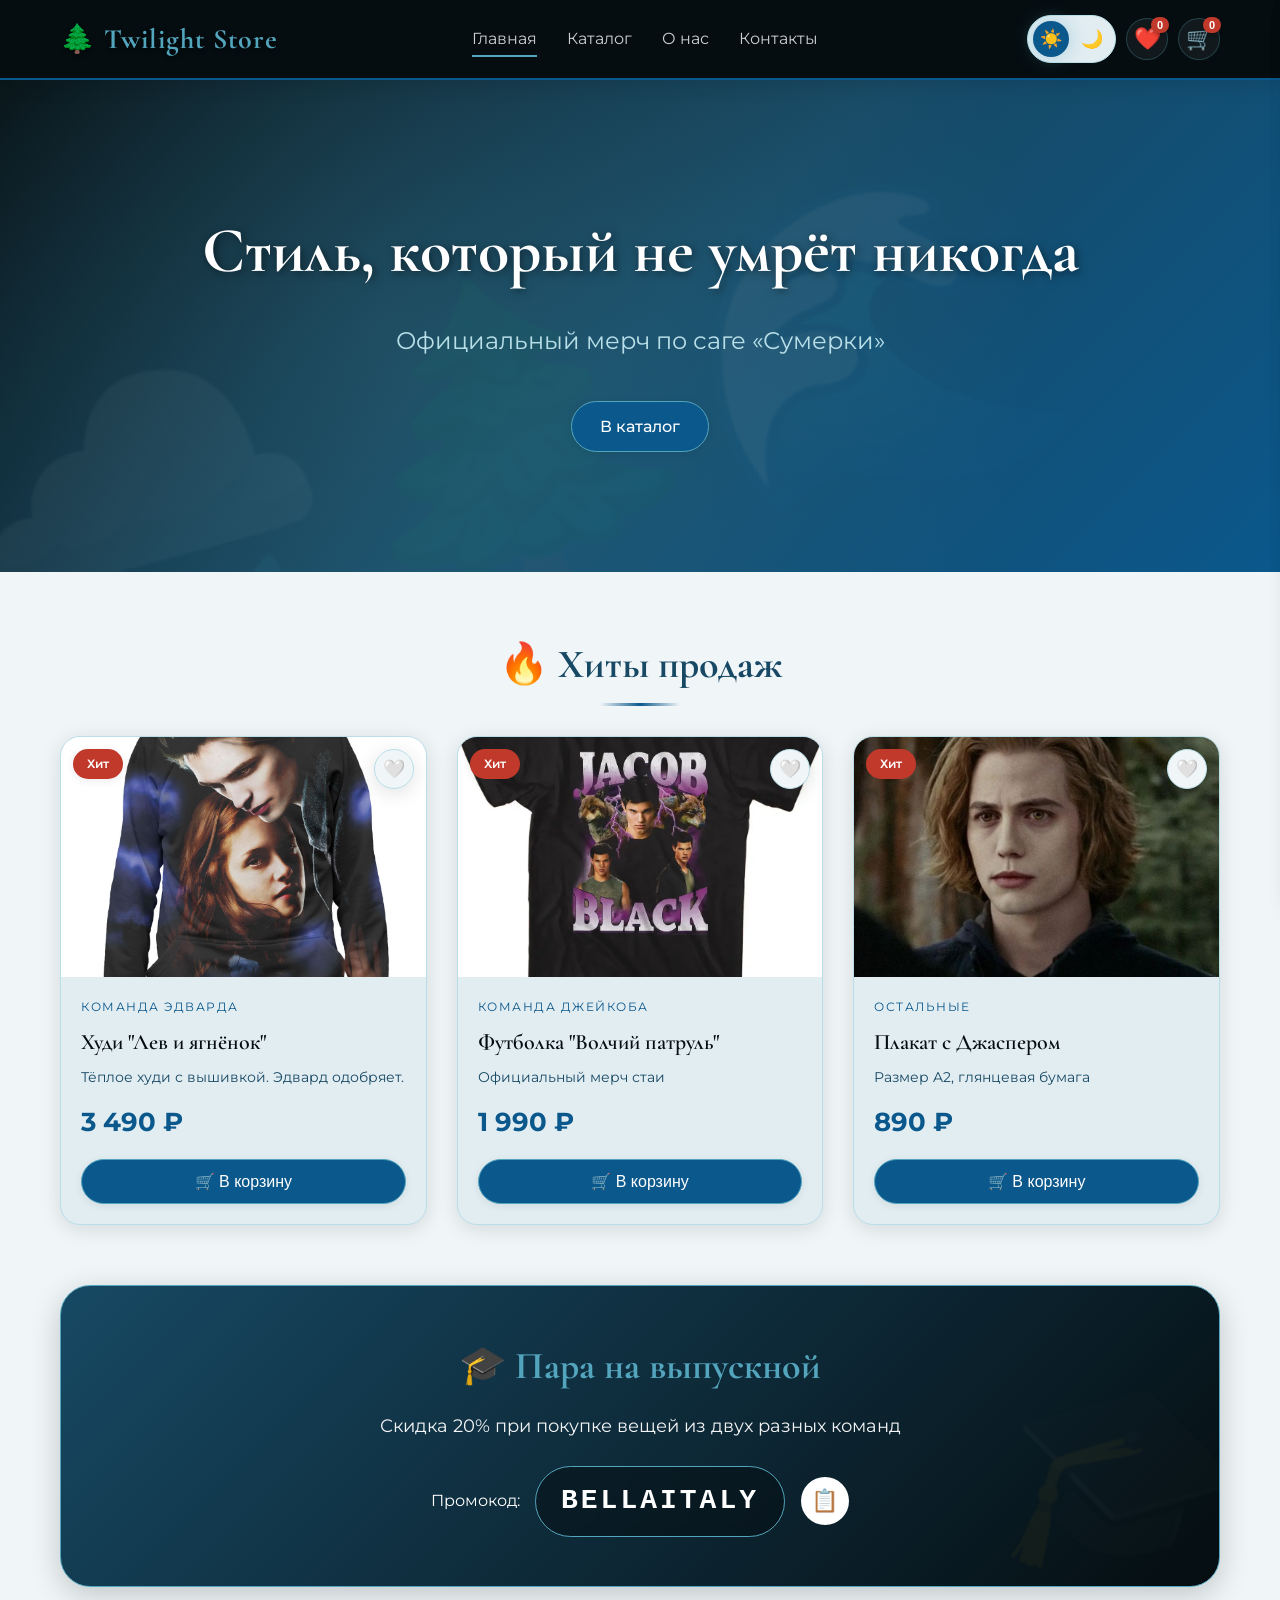
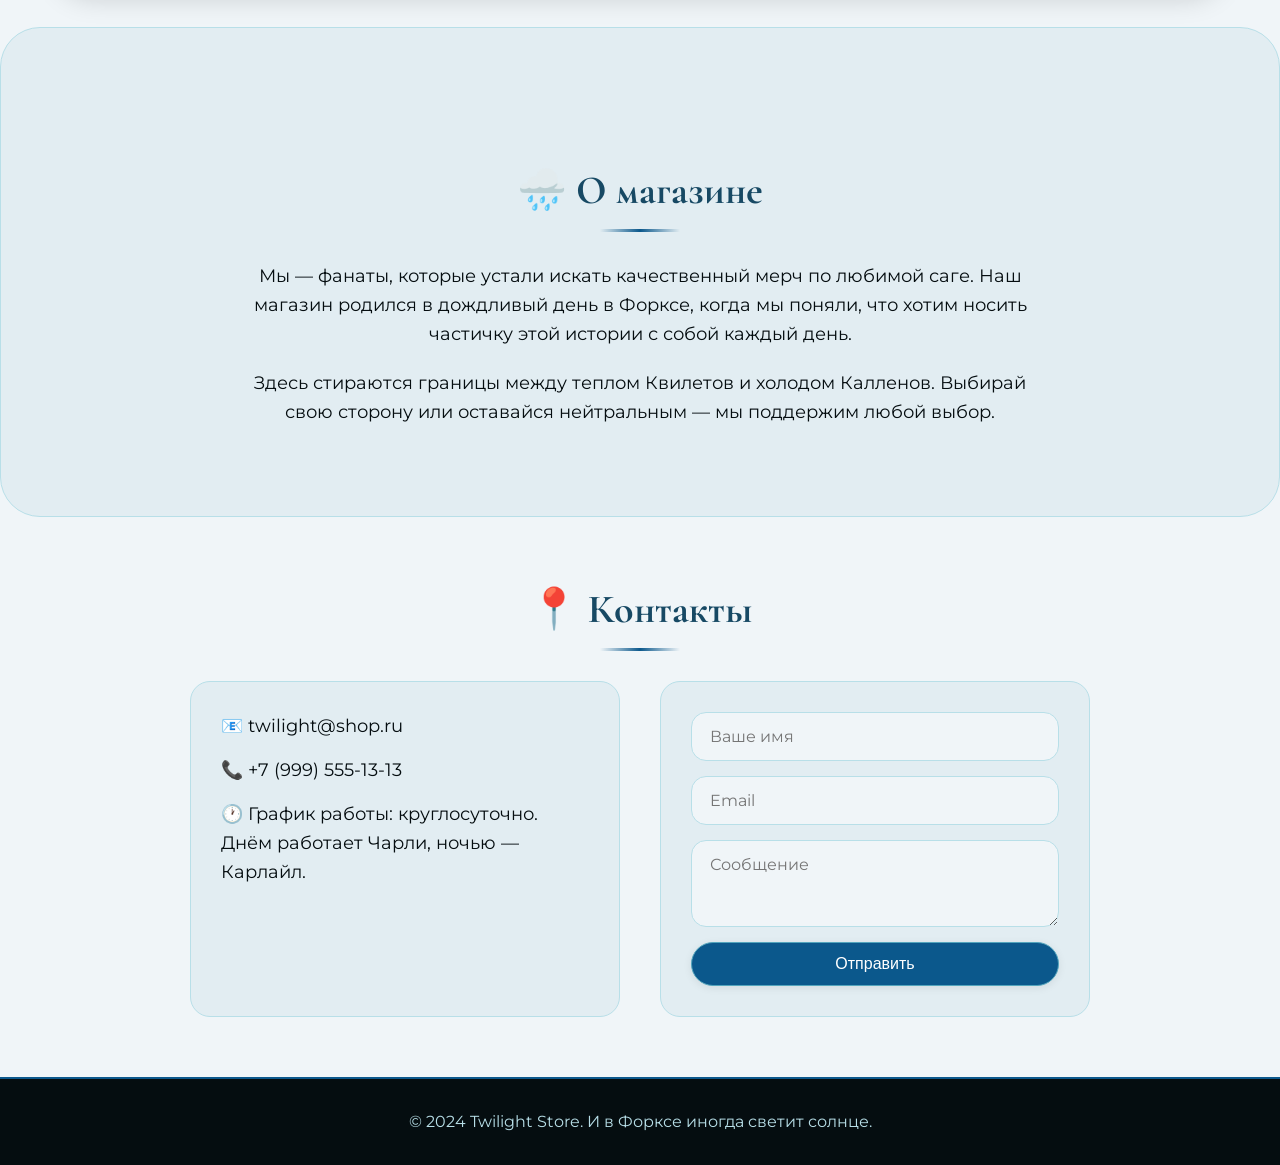
<file: index.html>
<!DOCTYPE html>
<html lang="ru">
<head>
    <meta charset="UTF-8">
    <meta name="viewport" content="width=device-width, initial-scale=1.0">
    <title>Twilight Store | Магазин мерча по Сумеркам</title>
    <link rel="stylesheet" href="css/style.css">
    <link href="https://fonts.googleapis.com/css2?family=Cormorant+Garamond:wght@400;600;700&family=Montserrat:wght@300;400;500&display=swap" rel="stylesheet">
    <script type="text/javascript">
    (function(c,l,a,r,i,t,y){
        c[a]=c[a]||function(){(c[a].q=c[a].q||[]).push(arguments)};
        t=l.createElement(r);t.async=1;t.src="https://www.clarity.ms/tag/"+i;
        y=l.getElementsByTagName(r)[0];y.parentNode.insertBefore(t,y);
    })(window, document, "clarity", "script", "w8i2cfv5tc");
</script>
</head>
<body>
    <header class="header">
        <div class="container header__inner">
            <a href="index.html" class="logo">🌲 Twilight Store</a>
            <nav class="nav">
                <a href="index.html" class="nav__link active">Главная</a>
                <a href="catalog.html" class="nav__link">Каталог</a>
                <a href="#about" class="nav__link">О нас</a>
                <a href="#contacts" class="nav__link">Контакты</a>
            </nav>
            <div class="header__actions">
                <div class="theme-toggle">
    <button class="theme-btn" data-theme="light" title="Светлая тема">☀️</button>
    <button class="theme-btn" data-theme="dark" title="Тёмная тема">🌙</button>
</div>
                <button class="icon-btn" id="favoritesBtn" title="Избранное">
                    <span class="icon">❤️</span>
                    <span class="badge" id="favoritesCount">0</span>
                </button>
                <button class="icon-btn" id="cartBtn" title="Корзина">
                    <span class="icon">🛒</span>
                    <span class="badge" id="cartCount">0</span>
                </button>
            </div>
        </div>
    </header>

    <!-- Боковая панель корзины -->
    <div class="cart-sidebar" id="cartSidebar">
        <div class="cart-sidebar__header">
            <h3>🛒 Ваша корзина</h3>
            <button class="close-btn" id="closeCartBtn">✕</button>
        </div>
        <div class="cart-items" id="cartItems">
            <p class="cart-empty">Корзина пуста</p>
        </div>
        <div class="cart-sidebar__footer">
            <div class="cart-total">
                <span>Итого:</span>
                <span id="cartTotal">0 ₽</span>
            </div>
            <a href="checkout.html" class="btn btn--primary btn--full" id="checkoutBtn">Оформить заказ</a>
        </div>
    </div>

    <!-- Боковая панель избранного -->
    <div class="favorites-sidebar" id="favoritesSidebar">
        <div class="favorites-sidebar__header">
            <h3>❤️ Избранное</h3>
            <button class="close-btn" id="closeFavoritesBtn">✕</button>
        </div>
        <div class="favorites-items" id="favoritesItems">
            <p class="favorites-empty">Нет избранных товаров</p>
        </div>
    </div>

    <!-- Оверлей для закрытия боковых панелей -->
    <div class="overlay" id="overlay"></div>

    <main>
        <!-- Hero секция -->
        <section class="hero">
            <div class="container">
                <h1 class="hero__title">Стиль, который не умрёт никогда</h1>
                <p class="hero__subtitle">Официальный мерч по саге «Сумерки»</p>
                <a href="catalog.html" class="btn btn--primary">В каталог</a>
            </div>
        </section>

        <!-- Хиты продаж -->
        <section class="featured">
            <div class="container">
                <h2 class="section-title">🔥 Хиты продаж</h2>
                <div class="products-grid" id="featuredProducts"></div>
            </div>
        </section>

        <!-- Акции -->
        <section class="promo-banner">
            <div class="container">
                <div class="promo-card">
                    <h3>🎓 Пара на выпускной</h3>
                    <p>Скидка 20% при покупке вещей из двух разных команд</p>
                    <div class="promo-code">
                        <span>Промокод:</span>
                        <code>BELLAITALY</code>
                        <button class="copy-btn" data-code="BELLAITALY">📋</button>
                    </div>
                </div>
            </div>
        </section>

        <!-- О магазине -->
        <section id="about" class="about">
            <div class="container">
                <h2 class="section-title">🌧️ О магазине</h2>
                <div class="about__content">
                    <p>Мы — фанаты, которые устали искать качественный мерч по любимой саге. Наш магазин родился в дождливый день в Форксе, когда мы поняли, что хотим носить частичку этой истории с собой каждый день.</p>
                    <p>Здесь стираются границы между теплом Квилетов и холодом Калленов. Выбирай свою сторону или оставайся нейтральным — мы поддержим любой выбор.</p>
                </div>
            </div>
        </section>

        <!-- Контакты -->
        <section id="contacts" class="contacts">
            <div class="container">
                <h2 class="section-title">📍 Контакты</h2>
                <div class="contacts__content">
                    <div class="contact-info">
                        <p>📧 twilight@shop.ru</p>
                        <p>📞 +7 (999) 555-13-13</p>
                        <p>🕐 График работы: круглосуточно.<br>Днём работает Чарли, ночью — Карлайл.</p>
                    </div>
                    <form class="contact-form" id="contactForm">
                        <input type="text" placeholder="Ваше имя" required>
                        <input type="email" placeholder="Email" required>
                        <textarea placeholder="Сообщение" rows="3"></textarea>
                        <button type="submit" class="btn btn--primary">Отправить</button>
                    </form>
                </div>
            </div>
        </section>
    </main>

    <footer class="footer">
        <div class="container">
            <p>© 2024 Twilight Store. И в Форксе иногда светит солнце.</p>
        </div>
    </footer>

    <script src="js/data.js"></script>
    <script src="js/main.js"></script>
</body>
</html>
</file>
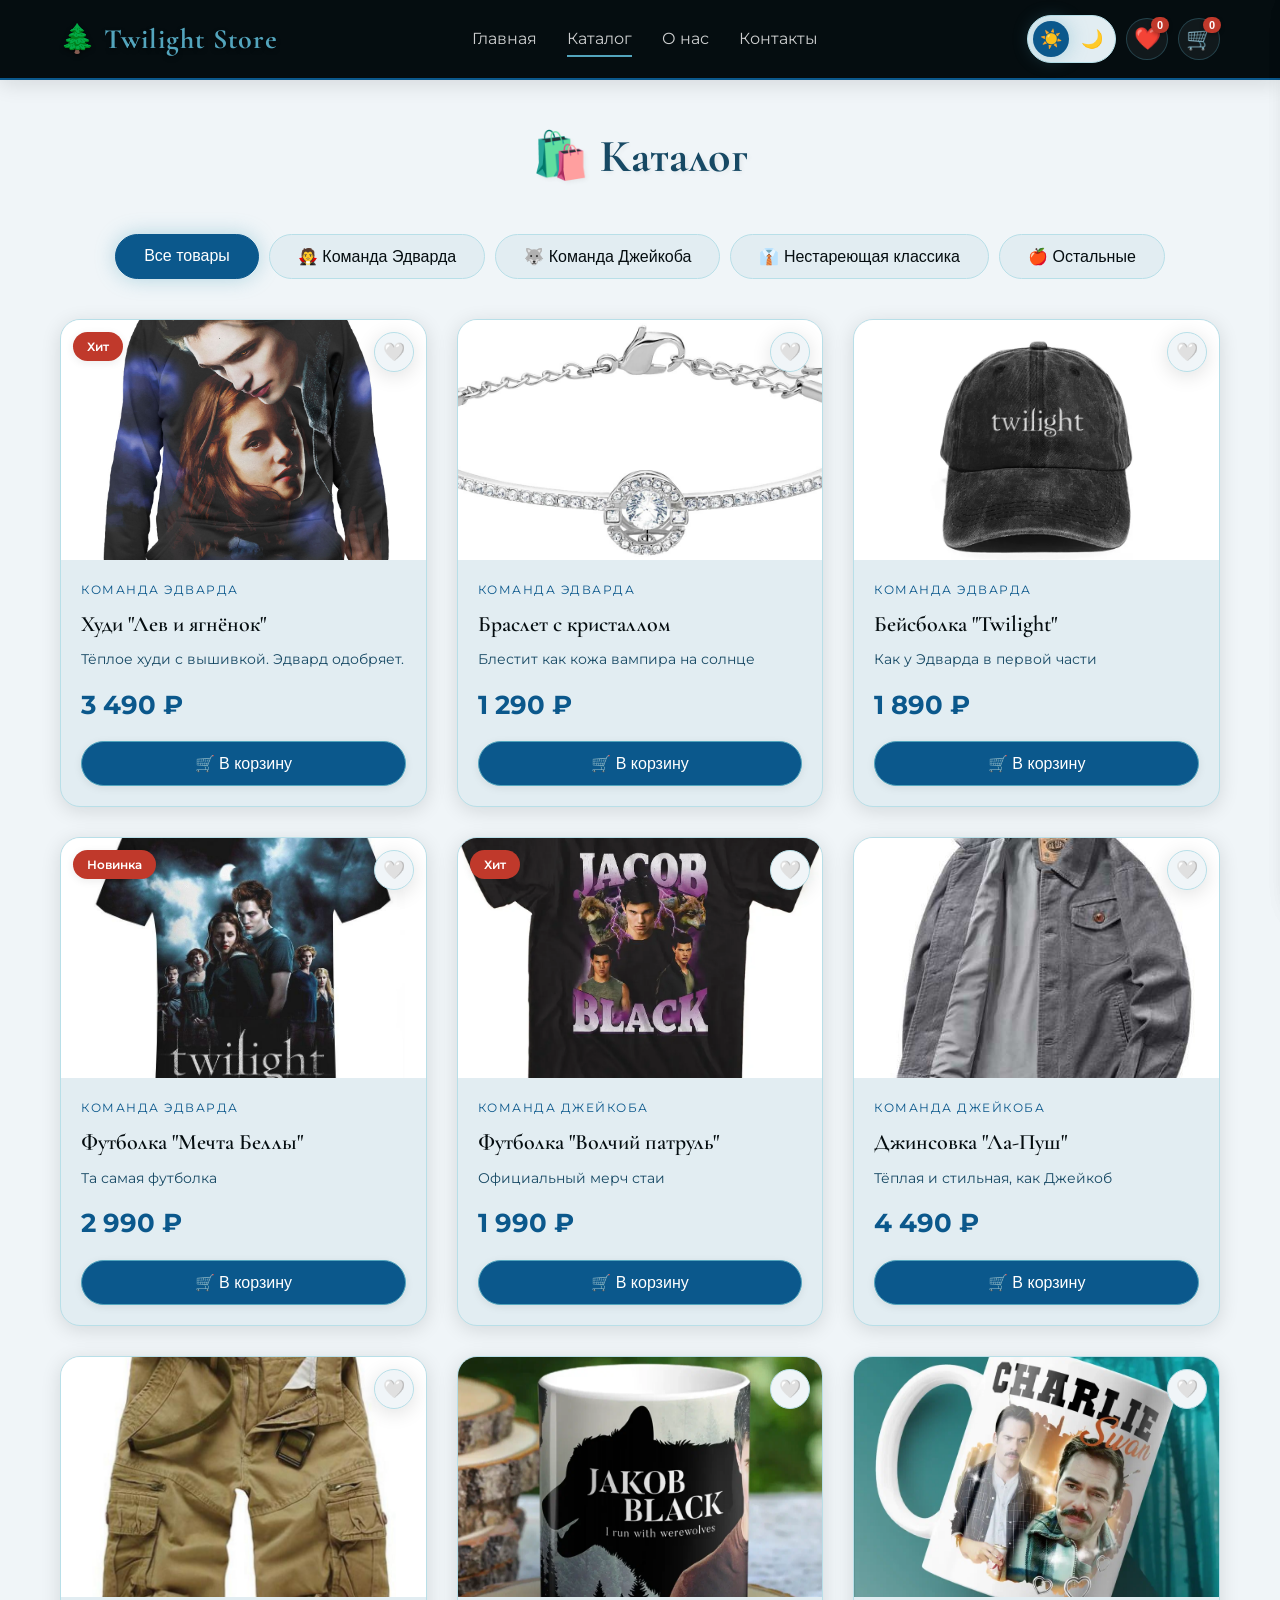
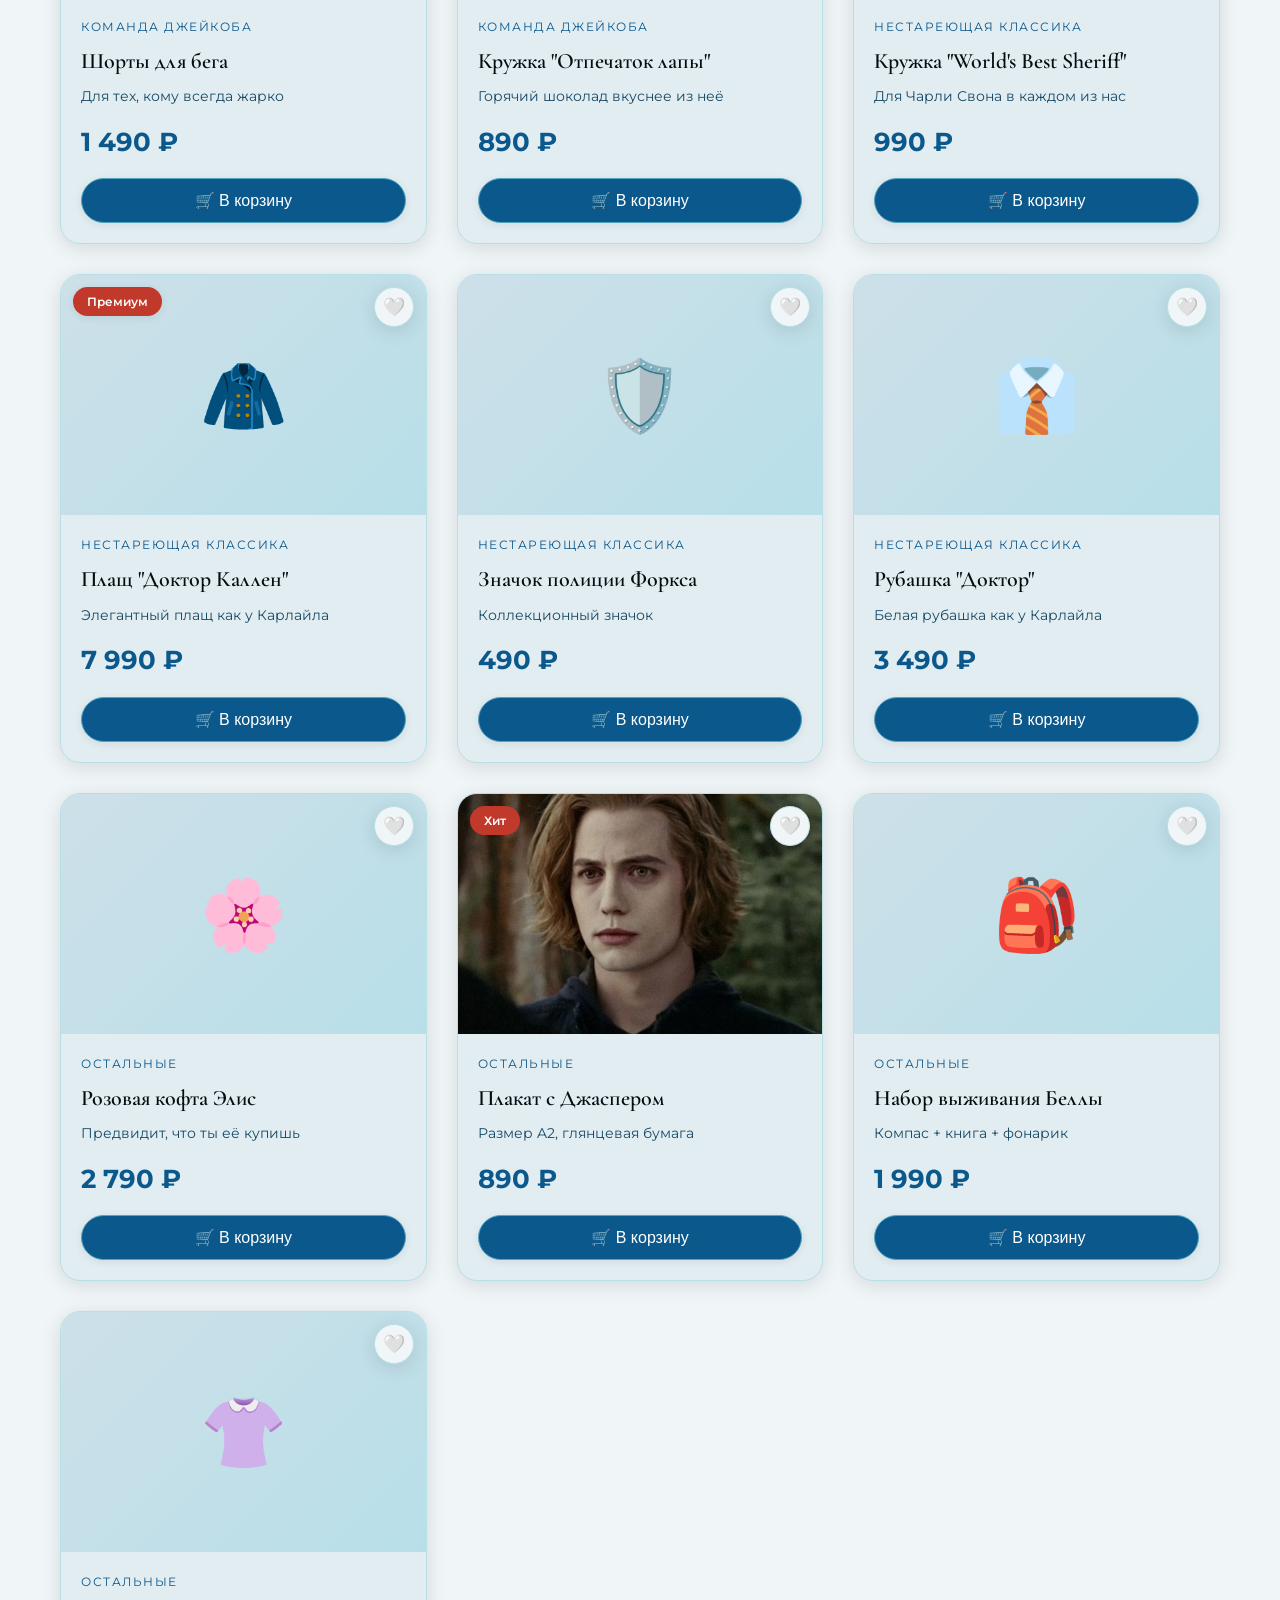
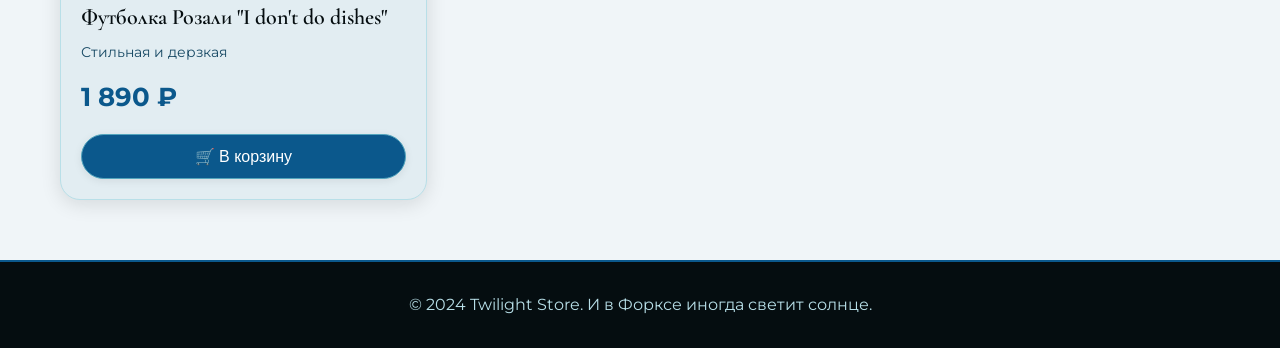
<file: catalog.html>
<!DOCTYPE html>
<html lang="ru">
<head>
    <meta charset="UTF-8">
    <meta name="viewport" content="width=device-width, initial-scale=1.0">
    <title>Каталог | Twilight Store</title>
    <link rel="stylesheet" href="css/style.css">
    <link href="https://fonts.googleapis.com/css2?family=Cormorant+Garamond:wght@400;600;700&family=Montserrat:wght@300;400;500&display=swap" rel="stylesheet">
    <script type="text/javascript">
    (function(c,l,a,r,i,t,y){
        c[a]=c[a]||function(){(c[a].q=c[a].q||[]).push(arguments)};
        t=l.createElement(r);t.async=1;t.src="https://www.clarity.ms/tag/"+i;
        y=l.getElementsByTagName(r)[0];y.parentNode.insertBefore(t,y);
    })(window, document, "clarity", "script", "w8i2cfv5tc");
</script>
</head>
<body>
    <header class="header">
        <div class="container header__inner">
            <a href="index.html" class="logo">🌲 Twilight Store</a>
            <nav class="nav">
                <a href="index.html" class="nav__link">Главная</a>
                <a href="catalog.html" class="nav__link active">Каталог</a>
                <a href="index.html#about" class="nav__link">О нас</a>
                <a href="index.html#contacts" class="nav__link">Контакты</a>
            </nav>
            <div class="header__actions">
                <div class="theme-toggle">
    <button class="theme-btn" data-theme="light" title="Светлая тема">☀️</button>
    <button class="theme-btn" data-theme="dark" title="Тёмная тема">🌙</button>
</div>
                <button class="icon-btn" id="favoritesBtn" title="Избранное">
                    <span class="icon">❤️</span>
                    <span class="badge" id="favoritesCount">0</span>
                </button>
                <button class="icon-btn" id="cartBtn" title="Корзина">
                    <span class="icon">🛒</span>
                    <span class="badge" id="cartCount">0</span>
                </button>
            </div>
        </div>
    </header>

    <!-- Боковые панели (такие же как на главной) -->
    <div class="cart-sidebar" id="cartSidebar">
        <div class="cart-sidebar__header">
            <h3>🛒 Ваша корзина</h3>
            <button class="close-btn" id="closeCartBtn">✕</button>
        </div>
        <div class="cart-items" id="cartItems">
            <p class="cart-empty">Корзина пуста</p>
        </div>
        <div class="cart-sidebar__footer">
            <div class="cart-total">
                <span>Итого:</span>
                <span id="cartTotal">0 ₽</span>
            </div>
            <a href="checkout.html" class="btn btn--primary btn--full" id="checkoutBtn">Оформить заказ</a>
        </div>
    </div>

    <div class="favorites-sidebar" id="favoritesSidebar">
        <div class="favorites-sidebar__header">
            <h3>❤️ Избранное</h3>
            <button class="close-btn" id="closeFavoritesBtn">✕</button>
        </div>
        <div class="favorites-items" id="favoritesItems">
            <p class="favorites-empty">Нет избранных товаров</p>
        </div>
    </div>

    <div class="overlay" id="overlay"></div>

    <main>
        <div class="container">
            <h1 class="page-title">🛍️ Каталог</h1>

            <!-- Вкладки категорий -->
            <div class="catalog-tabs">
                <button class="tab-btn active" data-category="all">Все товары</button>
                <button class="tab-btn" data-category="coven">🧛 Команда Эдварда</button>
                <button class="tab-btn" data-category="pack">🐺 Команда Джейкоба</button>
                <button class="tab-btn" data-category="fathers">👔 Нестареющая классика</button>
                <button class="tab-btn" data-category="others">🍎 Остальные</button>
            </div>

            <!-- Сетка товаров -->
            <div class="products-grid" id="catalogProducts"></div>
        </div>
    </main>

    <footer class="footer">
        <div class="container">
            <p>© 2024 Twilight Store. И в Форксе иногда светит солнце.</p>
        </div>
    </footer>

    <script src="js/data.js"></script>
    <script src="js/main.js"></script>
</body>
</html>
</file>
<file: css/style.css>
/* ===== RESET & VARIABLES ===== */
* {
    margin: 0;
    padding: 0;
    box-sizing: border-box;
}

:root {
    /* Основная палитра сайта (Сумерки / Дождливый Форкс) */
    --color-abyss: #050d10;      /* Самый темный, почти черный с синевой */
    --color-deep-sea: #174964;    /* Глубокий синий, как океан */
    --color-ocean: #0b588c;       /* Яркий синий, холодный */
    --color-teal: #15607d;        /* Бирюзово-синий */
    --color-ice: #53a5bd;         /* Светлый ледяной бирюзовый */
    
    /* Дополнительные оттенки для разнообразия */
    --color-abyss-light: #0a1a24;
    --color-deep-sea-light: #1e5a7a;
    --color-ocean-dark: #07456b;
    --color-ice-light: #7bc4d9;
    --color-ice-pale: #b8dfe8;
    
    /* Акцентный цвет (можно использовать для кнопок, как красный/золотой в старой версии) */
    --color-accent: #c0392b;      /* Тот самый красный (кровь/яблоко) */
    --color-accent-gold: #d4af37; /* Золотой (глаза вампиров) */
    
    /* Цвета фона и текста для светлой темы (основа — холодная) */
    --bg-primary: #f0f5f8;
    --bg-secondary: #e2edf2;
    --bg-tertiary: #cde0e8;
    --text-primary: #050d10;
    --text-secondary: #174964;
    --text-light: #0b588c;
    --border-color: #b8dfe8;
    
    /* Тени */
    --shadow-sm: 0 2px 8px rgba(5, 13, 16, 0.08);
    --shadow-md: 0 4px 20px rgba(5, 13, 16, 0.12);
    --shadow-lg: 0 8px 30px rgba(5, 13, 16, 0.2);
    --shadow-glow: 0 0 20px rgba(83, 165, 189, 0.4);
    
    /* Шрифты */
    --font-title: 'Cormorant Garamond', serif;
    --font-body: 'Montserrat', sans-serif;
    
    /* Анимации */
    --transition: all 0.3s cubic-bezier(0.4, 0, 0.2, 1);
    --transition-slow: all 0.5s ease;
}

/* Тёмная тема — становится еще холоднее и глубже */
[data-theme="dark"] {
    --bg-primary: #050d10;
    --bg-secondary: #0a1a24;
    --bg-tertiary: #0f2430;
    --text-primary: #e2edf2;
    --text-secondary: #7bc4d9;
    --text-light: #53a5bd;
    --border-color: #15607d;
    --shadow-sm: 0 2px 8px rgba(0, 0, 0, 0.4);
    --shadow-md: 0 4px 20px rgba(0, 0, 0, 0.5);
    --shadow-lg: 0 8px 30px rgba(0, 0, 0, 0.6);
    --shadow-glow: 0 0 30px rgba(11, 88, 140, 0.4);
}

body {
    font-family: var(--font-body);
    color: var(--text-primary);
    line-height: 1.6;
    background: var(--bg-primary);
    min-height: 100vh;
    display: flex;
    flex-direction: column;
    transition: var(--transition-slow);
}

.container {
    max-width: 1200px;
    margin: 0 auto;
    padding: 0 20px;
}

.container--small {
    max-width: 900px;
}

/* ===== КНОПКА НАВЕРХ ===== */
.scroll-to-top {
    position: fixed;
    bottom: 30px;
    right: 30px;
    width: 50px;
    height: 50px;
    background: var(--color-ocean);
    color: white;
    border: none;
    border-radius: 50%;
    font-size: 24px;
    cursor: pointer;
    opacity: 0;
    visibility: hidden;
    transform: translateY(20px);
    transition: var(--transition);
    box-shadow: var(--shadow-glow);
    z-index: 99;
    display: flex;
    align-items: center;
    justify-content: center;
    border: 1px solid var(--color-ice);
}

.scroll-to-top.visible {
    opacity: 1;
    visibility: visible;
    transform: translateY(0);
}

.scroll-to-top:hover {
    background: var(--color-deep-sea);
    transform: scale(1.1);
}

/* ===== ПЕРЕКЛЮЧАТЕЛЬ ТЕМЫ ===== */
.theme-toggle {
    background: var(--bg-secondary);
    border: 1px solid var(--border-color);
    border-radius: 30px;
    padding: 5px;
    display: flex;
    gap: 5px;
    margin-left: 15px;
}

.theme-btn {
    width: 36px;
    height: 36px;
    border-radius: 50%;
    border: none;
    background: transparent;
    cursor: pointer;
    font-size: 18px;
    display: flex;
    align-items: center;
    justify-content: center;
    transition: var(--transition);
    color: var(--text-secondary);
}

.theme-btn.active {
    background: var(--color-ocean);
    color: white;
    box-shadow: var(--shadow-glow);
}

.theme-btn:hover {
    background: var(--bg-tertiary);
}

/* ===== HEADER ===== */
.header {
    background: var(--color-abyss);
    color: white;
    padding: 15px 0;
    position: sticky;
    top: 0;
    z-index: 100;
    box-shadow: var(--shadow-md);
    transition: var(--transition-slow);
    border-bottom: 2px solid var(--color-ocean);
}

[data-theme="dark"] .header {
    background: #030a0d;
    border-bottom-color: var(--color-teal);
}

.header__inner {
    display: flex;
    align-items: center;
    justify-content: space-between;
}

.logo {
    font-family: var(--font-title);
    font-size: 28px;
    font-weight: 700;
    color: var(--color-ice);
    text-decoration: none;
    letter-spacing: 1px;
    text-shadow: 0 2px 4px rgba(0,0,0,0.5);
    transition: var(--transition);
}

.logo:hover {
    color: white;
}

.nav {
    display: flex;
    gap: 30px;
}

.nav__link {
    color: rgba(255,255,255,0.8);
    text-decoration: none;
    font-weight: 400;
    transition: var(--transition);
    position: relative;
    padding: 5px 0;
}

.nav__link::after {
    content: '';
    position: absolute;
    bottom: 0;
    left: 0;
    width: 0;
    height: 2px;
    background: var(--color-ice);
    transition: var(--transition);
}

.nav__link:hover::after,
.nav__link.active::after {
    width: 100%;
}

.nav__link:hover {
    color: white;
}

.header__actions {
    display: flex;
    align-items: center;
    gap: 10px;
}

.icon-btn {
    background: rgba(255,255,255,0.05);
    border: 1px solid rgba(83, 165, 189, 0.3);
    color: white;
    font-size: 22px;
    cursor: pointer;
    position: relative;
    padding: 8px;
    border-radius: 50%;
    transition: var(--transition);
    width: 42px;
    height: 42px;
    display: flex;
    align-items: center;
    justify-content: center;
}

.icon-btn:hover {
    background: var(--color-ocean);
    border-color: var(--color-ice);
    transform: scale(1.05);
}

.badge {
    position: absolute;
    top: -2px;
    right: -2px;
    background: var(--color-accent);
    color: white;
    font-size: 11px;
    font-weight: bold;
    padding: 2px 6px;
    border-radius: 10px;
    min-width: 18px;
    text-align: center;
    box-shadow: 0 2px 4px rgba(0,0,0,0.3);
}

/* ===== SIDEBARS ===== */
.cart-sidebar,
.favorites-sidebar {
    position: fixed;
    top: 0;
    right: -420px;
    width: 400px;
    max-width: 100%;
    height: 100vh;
    background: var(--bg-primary);
    box-shadow: var(--shadow-lg);
    z-index: 1000;
    transition: right 0.3s ease;
    display: flex;
    flex-direction: column;
    padding: 20px;
    border-left: 3px solid var(--color-ocean);
}

.cart-sidebar.open,
.favorites-sidebar.open {
    right: 0;
}

.cart-sidebar__header,
.favorites-sidebar__header {
    display: flex;
    justify-content: space-between;
    align-items: center;
    padding-bottom: 15px;
    border-bottom: 2px solid var(--border-color);
}

.cart-sidebar__header h3,
.favorites-sidebar__header h3 {
    font-family: var(--font-title);
    font-size: 24px;
    color: var(--color-deep-sea);
}

.close-btn {
    background: none;
    border: none;
    font-size: 24px;
    cursor: pointer;
    padding: 5px 10px;
    transition: var(--transition);
    color: var(--text-secondary);
    border-radius: 50%;
}

.close-btn:hover {
    color: var(--color-accent);
    background: var(--bg-secondary);
    transform: rotate(90deg);
}

.cart-items,
.favorites-items {
    flex: 1;
    overflow-y: auto;
    padding: 15px 0;
}

.cart-empty,
.favorites-empty {
    text-align: center;
    color: var(--text-light);
    padding: 40px 0;
}

.cart-item,
.favorite-item {
    display: flex;
    gap: 15px;
    padding: 15px 0;
    border-bottom: 1px solid var(--border-color);
}

.cart-item__image,
.favorite-item__image {
    width: 70px;
    height: 70px;
    background: linear-gradient(135deg, var(--bg-tertiary), var(--color-ice-pale));
    border-radius: 12px;
    display: flex;
    align-items: center;
    justify-content: center;
    font-size: 30px;
    box-shadow: var(--shadow-sm);
    border: 1px solid var(--border-color);
}

.cart-item__info,
.favorite-item__info {
    flex: 1;
}

.cart-item__title,
.favorite-item__title {
    font-weight: 600;
    margin-bottom: 5px;
    color: var(--text-primary);
}

.cart-item__price,
.favorite-item__price {
    color: var(--color-ocean);
    font-weight: 700;
    font-size: 16px;
}

[data-theme="dark"] .cart-item__price,
[data-theme="dark"] .favorite-item__price {
    color: var(--color-ice);
}

.cart-item__quantity {
    display: flex;
    align-items: center;
    gap: 10px;
    margin-top: 8px;
}

.qty-btn {
    width: 30px;
    height: 30px;
    border: 1px solid var(--border-color);
    background: var(--bg-secondary);
    border-radius: 8px;
    cursor: pointer;
    font-size: 16px;
    transition: var(--transition);
    color: var(--text-primary);
    font-weight: bold;
}

.qty-btn:hover {
    background: var(--color-ocean);
    color: white;
    border-color: var(--color-ocean);
}

.cart-item__remove,
.favorite-item__remove {
    background: none;
    border: none;
    color: var(--text-light);
    cursor: pointer;
    font-size: 12px;
    margin-left: auto;
    padding: 5px;
    transition: var(--transition);
}

.cart-item__remove:hover,
.favorite-item__remove:hover {
    color: var(--color-accent);
}

.cart-sidebar__footer {
    padding-top: 15px;
    border-top: 2px solid var(--border-color);
}

.cart-total {
    display: flex;
    justify-content: space-between;
    font-size: 20px;
    font-weight: 700;
    margin-bottom: 15px;
    color: var(--text-primary);
}

.favorite-item__actions {
    display: flex;
    gap: 10px;
    margin-top: 8px;
}

/* ===== OVERLAY ===== */
.overlay {
    position: fixed;
    top: 0;
    left: 0;
    width: 100%;
    height: 100%;
    background: rgba(5, 13, 16, 0.8);
    backdrop-filter: blur(4px);
    z-index: 999;
    opacity: 0;
    visibility: hidden;
    transition: var(--transition);
}

.overlay.open {
    opacity: 1;
    visibility: visible;
}

/* ===== BUTTONS ===== */
.btn {
    display: inline-block;
    padding: 12px 28px;
    border-radius: 50px;
    text-decoration: none;
    font-weight: 500;
    transition: var(--transition);
    cursor: pointer;
    border: none;
    font-size: 16px;
    text-align: center;
}

.btn--primary {
    background: var(--color-ocean);
    color: white;
    box-shadow: var(--shadow-sm);
    border: 1px solid var(--color-ice);
}

.btn--primary:hover {
    background: var(--color-deep-sea);
    transform: translateY(-3px);
    box-shadow: var(--shadow-glow);
}

.btn--secondary {
    background: transparent;
    color: var(--color-ocean);
    border: 2px solid var(--color-ocean);
}

.btn--secondary:hover {
    background: var(--color-ocean);
    color: white;
}

.btn--full {
    width: 100%;
}

.btn--large {
    padding: 16px 32px;
    font-size: 18px;
}

.btn--small {
    padding: 8px 16px;
    font-size: 14px;
}

/* ===== HERO ===== */
.hero {
    background: linear-gradient(135deg, var(--color-abyss) 0%, var(--color-deep-sea) 50%, var(--color-ocean) 100%);
    color: white;
    padding: 120px 0;
    text-align: center;
    position: relative;
    overflow: hidden;
}

.hero::before {
    content: '🌧️🌲🌊';
    position: absolute;
    font-size: 300px;
    opacity: 0.05;
    bottom: -100px;
    left: -50px;
    transform: rotate(-15deg);
}

.hero::after {
    content: '';
    position: absolute;
    top: 0;
    left: 0;
    right: 0;
    bottom: 0;
    background: radial-gradient(circle at 30% 50%, rgba(83, 165, 189, 0.2), transparent 70%);
}

.hero > * {
    position: relative;
    z-index: 1;
}

.hero__title {
    font-family: var(--font-title);
    font-size: 64px;
    margin-bottom: 20px;
    text-shadow: 2px 2px 8px rgba(0,0,0,0.5);
    animation: fadeInUp 1s ease;
}

.hero__subtitle {
    font-size: 24px;
    margin-bottom: 40px;
    opacity: 0.95;
    animation: fadeInUp 1s ease 0.2s both;
    color: var(--color-ice-pale);
}

@keyframes fadeInUp {
    from {
        opacity: 0;
        transform: translateY(30px);
    }
    to {
        opacity: 1;
        transform: translateY(0);
    }
}

/* ===== SECTIONS ===== */
.section-title {
    font-family: var(--font-title);
    font-size: 40px;
    text-align: center;
    margin: 60px 0 40px;
    color: var(--color-deep-sea);
    position: relative;
}

.section-title::after {
    content: '';
    position: absolute;
    bottom: -10px;
    left: 50%;
    transform: translateX(-50%);
    width: 80px;
    height: 3px;
    background: linear-gradient(90deg, transparent, var(--color-ocean), transparent);
}

.page-title {
    font-family: var(--font-title);
    font-size: 46px;
    margin: 40px 0;
    text-align: center;
    color: var(--color-deep-sea);
    text-shadow: 2px 2px 4px rgba(0,0,0,0.05);
}

[data-theme="dark"] .page-title {
    color: var(--color-ice);
}

/* ===== PRODUCTS GRID ===== */
.products-grid {
    display: grid;
    grid-template-columns: repeat(auto-fill, minmax(280px, 1fr));
    gap: 30px;
    margin-bottom: 60px;
}

.product-card {
    background: var(--bg-secondary);
    border-radius: 20px;
    overflow: hidden;
    box-shadow: var(--shadow-md);
    transition: var(--transition);
    position: relative;
    border: 1px solid var(--border-color);
    cursor: pointer;
}

.product-card:hover {
    transform: translateY(-8px);
    box-shadow: var(--shadow-lg);
    border-color: var(--color-ocean);
}

.product-card__badge {
    position: absolute;
    top: 12px;
    left: 12px;
    background: var(--color-accent);
    color: white;
    padding: 5px 14px;
    border-radius: 30px;
    font-size: 12px;
    font-weight: 600;
    z-index: 2;
    box-shadow: var(--shadow-sm);
}

.product-card__image {
    height: 240px;
    background: linear-gradient(135deg, var(--bg-tertiary) 0%, var(--color-ice-pale) 100%);
    display: flex;
    align-items: center;
    justify-content: center;
    font-size: 70px;
    position: relative;
    overflow: hidden;
}

.product-card__image img {
    width: 100%;
    height: 100%;
    object-fit: cover;
    transition: transform 0.5s ease;
}

.product-card:hover .product-card__image img {
    transform: scale(1.05);
}

.product-card__favorite {
    position: absolute;
    top: 12px;
    right: 12px;
    background: var(--bg-primary);
    border: 1px solid var(--border-color);
    width: 40px;
    height: 40px;
    border-radius: 50%;
    display: flex;
    align-items: center;
    justify-content: center;
    cursor: pointer;
    font-size: 18px;
    box-shadow: var(--shadow-md);
    transition: var(--transition);
    z-index: 2;
}

.product-card__favorite:hover {
    transform: scale(1.15);
    border-color: var(--color-accent);
}

.product-card__favorite.active {
    background: var(--color-accent);
    color: white;
    border-color: var(--color-accent);
}

.product-card__content {
    padding: 20px;
}

.product-card__category {
    font-size: 12px;
    color: var(--text-light);
    text-transform: uppercase;
    letter-spacing: 1.5px;
    margin-bottom: 8px;
}

.product-card__title {
    font-family: var(--font-title);
    font-size: 22px;
    margin-bottom: 8px;
    font-weight: 600;
    color: var(--text-primary);
}

.product-card__description {
    font-size: 14px;
    color: var(--text-secondary);
    margin-bottom: 15px;
    line-height: 1.4;
}

.product-card__price {
    font-size: 26px;
    font-weight: 700;
    color: var(--color-ocean);
    margin-bottom: 15px;
}

.product-card__actions {
    display: flex;
    gap: 10px;
}

.product-card__actions .btn {
    flex: 1;
}

/* ===== МОДАЛЬНОЕ ОКНО ТОВАРА ===== */
.product-modal {
    position: fixed;
    top: 0;
    left: 0;
    width: 100%;
    height: 100%;
    background: rgba(5, 13, 16, 0.9);
    backdrop-filter: blur(8px);
    display: flex;
    align-items: center;
    justify-content: center;
    z-index: 2000;
    opacity: 0;
    visibility: hidden;
    transition: var(--transition);
}

.product-modal.open {
    opacity: 1;
    visibility: visible;
}

.product-modal__content {
    background: var(--bg-primary);
    border-radius: 30px;
    padding: 30px;
    max-width: 800px;
    width: 90%;
    max-height: 85vh;
    overflow-y: auto;
    position: relative;
    box-shadow: var(--shadow-lg);
    border: 1px solid var(--color-ocean);
    transform: scale(0.9);
    transition: transform 0.3s ease;
}

.product-modal.open .product-modal__content {
    transform: scale(1);
}

.product-modal__close {
    position: absolute;
    top: 15px;
    right: 20px;
    background: var(--bg-secondary);
    border: 1px solid var(--border-color);
    width: 40px;
    height: 40px;
    border-radius: 50%;
    font-size: 24px;
    cursor: pointer;
    display: flex;
    align-items: center;
    justify-content: center;
    color: var(--text-secondary);
    transition: var(--transition);
    z-index: 1;
}

.product-modal__close:hover {
    background: var(--color-accent);
    color: white;
    border-color: var(--color-accent);
    transform: rotate(90deg);
}

.product-modal__grid {
    display: grid;
    grid-template-columns: 1fr 1fr;
    gap: 30px;
}

.product-modal__image {
    background: linear-gradient(135deg, var(--bg-tertiary), var(--color-ice-pale));
    border-radius: 20px;
    min-height: 300px;
    display: flex;
    align-items: center;
    justify-content: center;
    font-size: 120px;
    overflow: hidden;
    border: 1px solid var(--border-color);
}

.product-modal__image img {
    width: 100%;
    height: 100%;
    object-fit: cover;
}

.product-modal__info h2 {
    font-family: var(--font-title);
    font-size: 32px;
    margin-bottom: 10px;
    color: var(--color-deep-sea);
}

.product-modal__category {
    color: var(--text-light);
    text-transform: uppercase;
    letter-spacing: 2px;
    font-size: 13px;
    margin-bottom: 15px;
}

.product-modal__description {
    color: var(--text-secondary);
    margin-bottom: 20px;
    line-height: 1.7;
    font-size: 16px;
}

.product-modal__price {
    font-size: 36px;
    font-weight: 700;
    color: var(--color-ocean);
    margin-bottom: 25px;
}

.product-modal__actions {
    display: flex;
    gap: 15px;
    flex-wrap: wrap;
}

.product-modal__actions .btn {
    flex: 1;
    min-width: 150px;
}

/* ===== PROMO ===== */
.promo-banner {
    margin: 40px 0;
}

.promo-card {
    background: linear-gradient(135deg, var(--color-deep-sea), var(--color-abyss));
    color: white;
    padding: 50px;
    border-radius: 30px;
    text-align: center;
    position: relative;
    overflow: hidden;
    box-shadow: var(--shadow-lg);
    border: 1px solid var(--color-ice);
}

.promo-card::before {
    content: '🎓';
    position: absolute;
    font-size: 200px;
    opacity: 0.05;
    bottom: -50px;
    right: -30px;
    transform: rotate(15deg);
}

.promo-card h3 {
    font-family: var(--font-title);
    font-size: 38px;
    margin-bottom: 15px;
    position: relative;
    color: var(--color-ice);
}

.promo-card p {
    font-size: 18px;
    opacity: 0.95;
    position: relative;
}

.promo-code {
    margin-top: 25px;
    display: flex;
    align-items: center;
    justify-content: center;
    gap: 15px;
    position: relative;
}

.promo-code code {
    background: rgba(5, 13, 16, 0.5);
    backdrop-filter: blur(5px);
    padding: 12px 25px;
    border-radius: 50px;
    font-size: 28px;
    font-weight: 700;
    letter-spacing: 3px;
    border: 1px solid var(--color-ice);
    color: white;
}

.copy-btn {
    background: white;
    border: none;
    width: 48px;
    height: 48px;
    border-radius: 50%;
    cursor: pointer;
    font-size: 22px;
    transition: var(--transition);
    display: flex;
    align-items: center;
    justify-content: center;
    color: var(--color-deep-sea);
}

.copy-btn:hover {
    background: var(--color-ice);
    color: white;
    transform: scale(1.1);
}

/* ===== ABOUT ===== */
.about {
    background: var(--bg-secondary);
    padding: 70px 0;
    margin: 40px 0;
    border-radius: 40px;
    border: 1px solid var(--border-color);
}

.about__content {
    max-width: 800px;
    margin: 0 auto;
    text-align: center;
}

.about__content p {
    margin-bottom: 20px;
    font-size: 18px;
    color: var(--text-primary);
}

/* ===== CONTACTS ===== */
.contacts {
    padding-bottom: 60px;
}

.contacts__content {
    display: grid;
    grid-template-columns: 1fr 1fr;
    gap: 40px;
    max-width: 900px;
    margin: 0 auto;
}

.contact-info {
    font-size: 18px;
    background: var(--bg-secondary);
    padding: 30px;
    border-radius: 20px;
    border: 1px solid var(--border-color);
}

.contact-info p {
    margin-bottom: 15px;
    display: flex;
    align-items: center;
    gap: 10px;
}

.contact-form {
    display: flex;
    flex-direction: column;
    gap: 15px;
    background: var(--bg-secondary);
    padding: 30px;
    border-radius: 20px;
    border: 1px solid var(--border-color);
}

.contact-form input,
.contact-form textarea {
    padding: 14px 18px;
    border: 1px solid var(--border-color);
    border-radius: 15px;
    font-family: var(--font-body);
    font-size: 16px;
    background: var(--bg-primary);
    color: var(--text-primary);
    transition: var(--transition);
}

.contact-form input:focus,
.contact-form textarea:focus {
    outline: none;
    border-color: var(--color-ocean);
    box-shadow: 0 0 0 3px rgba(11, 88, 140, 0.2);
}

/* ===== CATALOG TABS ===== */
.catalog-tabs {
    display: flex;
    flex-wrap: wrap;
    gap: 10px;
    margin-bottom: 40px;
    justify-content: center;
}

.tab-btn {
    padding: 12px 28px;
    background: var(--bg-secondary);
    border: 1px solid var(--border-color);
    border-radius: 50px;
    cursor: pointer;
    font-size: 16px;
    font-weight: 500;
    transition: var(--transition);
    color: var(--text-primary);
}

.tab-btn:hover {
    background: var(--bg-tertiary);
    border-color: var(--color-ocean);
}

.tab-btn.active {
    background: var(--color-ocean);
    color: white;
    border-color: var(--color-ocean);
    box-shadow: var(--shadow-glow);
}

/* ===== CHECKOUT ===== */
.checkout-container {
    display: grid;
    grid-template-columns: 1fr 1fr;
    gap: 40px;
    margin-bottom: 60px;
}

.checkout-summary {
    background: var(--bg-secondary);
    padding: 30px;
    border-radius: 25px;
    border: 1px solid var(--border-color);
}

.checkout-summary h3 {
    font-family: var(--font-title);
    font-size: 28px;
    margin-bottom: 20px;
    color: var(--color-deep-sea);
}

.checkout-item {
    display: flex;
    justify-content: space-between;
    padding: 15px 0;
    border-bottom: 1px solid var(--border-color);
}

.checkout-item__info {
    display: flex;
    gap: 12px;
    align-items: center;
}

.checkout-totals {
    margin-top: 20px;
}

.total-row {
    display: flex;
    justify-content: space-between;
    padding: 10px 0;
    color: var(--text-secondary);
}

.total-row--final {
    font-size: 24px;
    font-weight: 700;
    border-top: 2px solid var(--border-color);
    margin-top: 10px;
    padding-top: 20px;
    color: var(--color-ocean);
}

.promo-input {
    display: flex;
    gap: 10px;
    margin-top: 25px;
}

.promo-input input {
    flex: 1;
    padding: 14px;
    border: 1px solid var(--border-color);
    border-radius: 15px;
    font-size: 16px;
    background: var(--bg-primary);
    color: var(--text-primary);
}

.promo-input input:focus {
    outline: none;
    border-color: var(--color-ocean);
}

.promo-message {
    margin-top: 12px;
    font-size: 14px;
}

.promo-message.success {
    color: #2e7d32;
}

.promo-message.error {
    color: var(--color-accent);
}

.checkout-form h3 {
    font-family: var(--font-title);
    font-size: 28px;
    margin-bottom: 25px;
    color: var(--color-deep-sea);
}

.form-group {
    margin-bottom: 22px;
}

.form-group label {
    display: block;
    margin-bottom: 8px;
    font-weight: 500;
    color: var(--text-primary);
}

.form-group input,
.form-group textarea,
.form-group select {
    width: 100%;
    padding: 14px 18px;
    border: 1px solid var(--border-color);
    border-radius: 15px;
    font-family: var(--font-body);
    font-size: 16px;
    background: var(--bg-secondary);
    color: var(--text-primary);
    transition: var(--transition);
}

.form-group input:focus,
.form-group textarea:focus {
    outline: none;
    border-color: var(--color-ocean);
    background: var(--bg-primary);
}

.radio-group {
    display: flex;
    flex-direction: column;
    gap: 12px;
}

.radio-label {
    display: flex;
    align-items: center;
    gap: 12px;
    cursor: pointer;
    padding: 10px;
    border-radius: 12px;
    transition: var(--transition);
}

.radio-label:hover {
    background: var(--bg-tertiary);
}

.radio-label input[type="radio"] {
    width: auto;
    cursor: pointer;
    accent-color: var(--color-ocean);
}

/* ===== SUCCESS MODAL ===== */
.modal {
    position: fixed;
    top: 0;
    left: 0;
    width: 100%;
    height: 100%;
    background: rgba(5, 13, 16, 0.9);
    backdrop-filter: blur(8px);
    display: flex;
    align-items: center;
    justify-content: center;
    z-index: 2000;
    opacity: 0;
    visibility: hidden;
    transition: var(--transition);
}

.modal.open {
    opacity: 1;
    visibility: visible;
}

.modal__content {
    background: var(--bg-primary);
    padding: 45px;
    border-radius: 35px;
    text-align: center;
    max-width: 420px;
    transform: scale(0.9);
    transition: var(--transition);
    box-shadow: var(--shadow-lg);
    border: 1px solid var(--color-ocean);
}

.modal.open .modal__content {
    transform: scale(1);
}

.modal__icon {
    font-size: 75px;
    margin-bottom: 20px;
}

.modal__title {
    font-family: var(--font-title);
    font-size: 32px;
    margin-bottom: 15px;
    color: var(--color-deep-sea);
}

.modal__text {
    margin-bottom: 30px;
    color: var(--text-secondary);
    line-height: 1.7;
}

/* ===== FOOTER ===== */
.footer {
    background: var(--color-abyss);
    color: white;
    padding: 30px 0;
    text-align: center;
    margin-top: auto;
    border-top: 2px solid var(--color-ocean);
}

.footer p {
    color: var(--color-ice-pale);
}

/* ===== NOTIFICATION ===== */
.notification {
    position: fixed;
    bottom: 30px;
    right: 30px;
    background: var(--color-ocean);
    color: white;
    padding: 16px 28px;
    border-radius: 50px;
    box-shadow: var(--shadow-lg);
    transform: translateX(450px);
    transition: var(--transition);
    z-index: 1500;
    font-weight: 500;
    border: 1px solid var(--color-ice);
}

.notification.show {
    transform: translateX(0);
}

.notification.error {
    background: var(--color-accent);
    border-color: #e74c3c;
}

/* ===== АДАПТИВ ===== */
@media (max-width: 768px) {
    .header__inner {
        flex-wrap: wrap;
        gap: 15px;
    }

    .nav {
        order: 3;
        width: 100%;
        justify-content: center;
        gap: 15px;
        flex-wrap: wrap;
    }

    .cart-sidebar,
    .favorites-sidebar {
        width: 100%;
        right: -100%;
    }

    .hero__title {
        font-size: 42px;
    }

    .hero__subtitle {
        font-size: 18px;
    }

    .contacts__content,
    .checkout-container {
        grid-template-columns: 1fr;
    }

    .product-modal__grid {
        grid-template-columns: 1fr;
    }

    .product-modal__image {
        min-height: 200px;
        font-size: 80px;
    }

    .catalog-tabs {
        overflow-x: auto;
        flex-wrap: nowrap;
        padding-bottom: 10px;
        justify-content: flex-start;
    }

    .tab-btn {
        white-space: nowrap;
    }

    .theme-toggle {
        margin-left: 0;
    }

    .scroll-to-top {
        bottom: 20px;
        right: 20px;
        width: 45px;
        height: 45px;
    }
}
</file>
